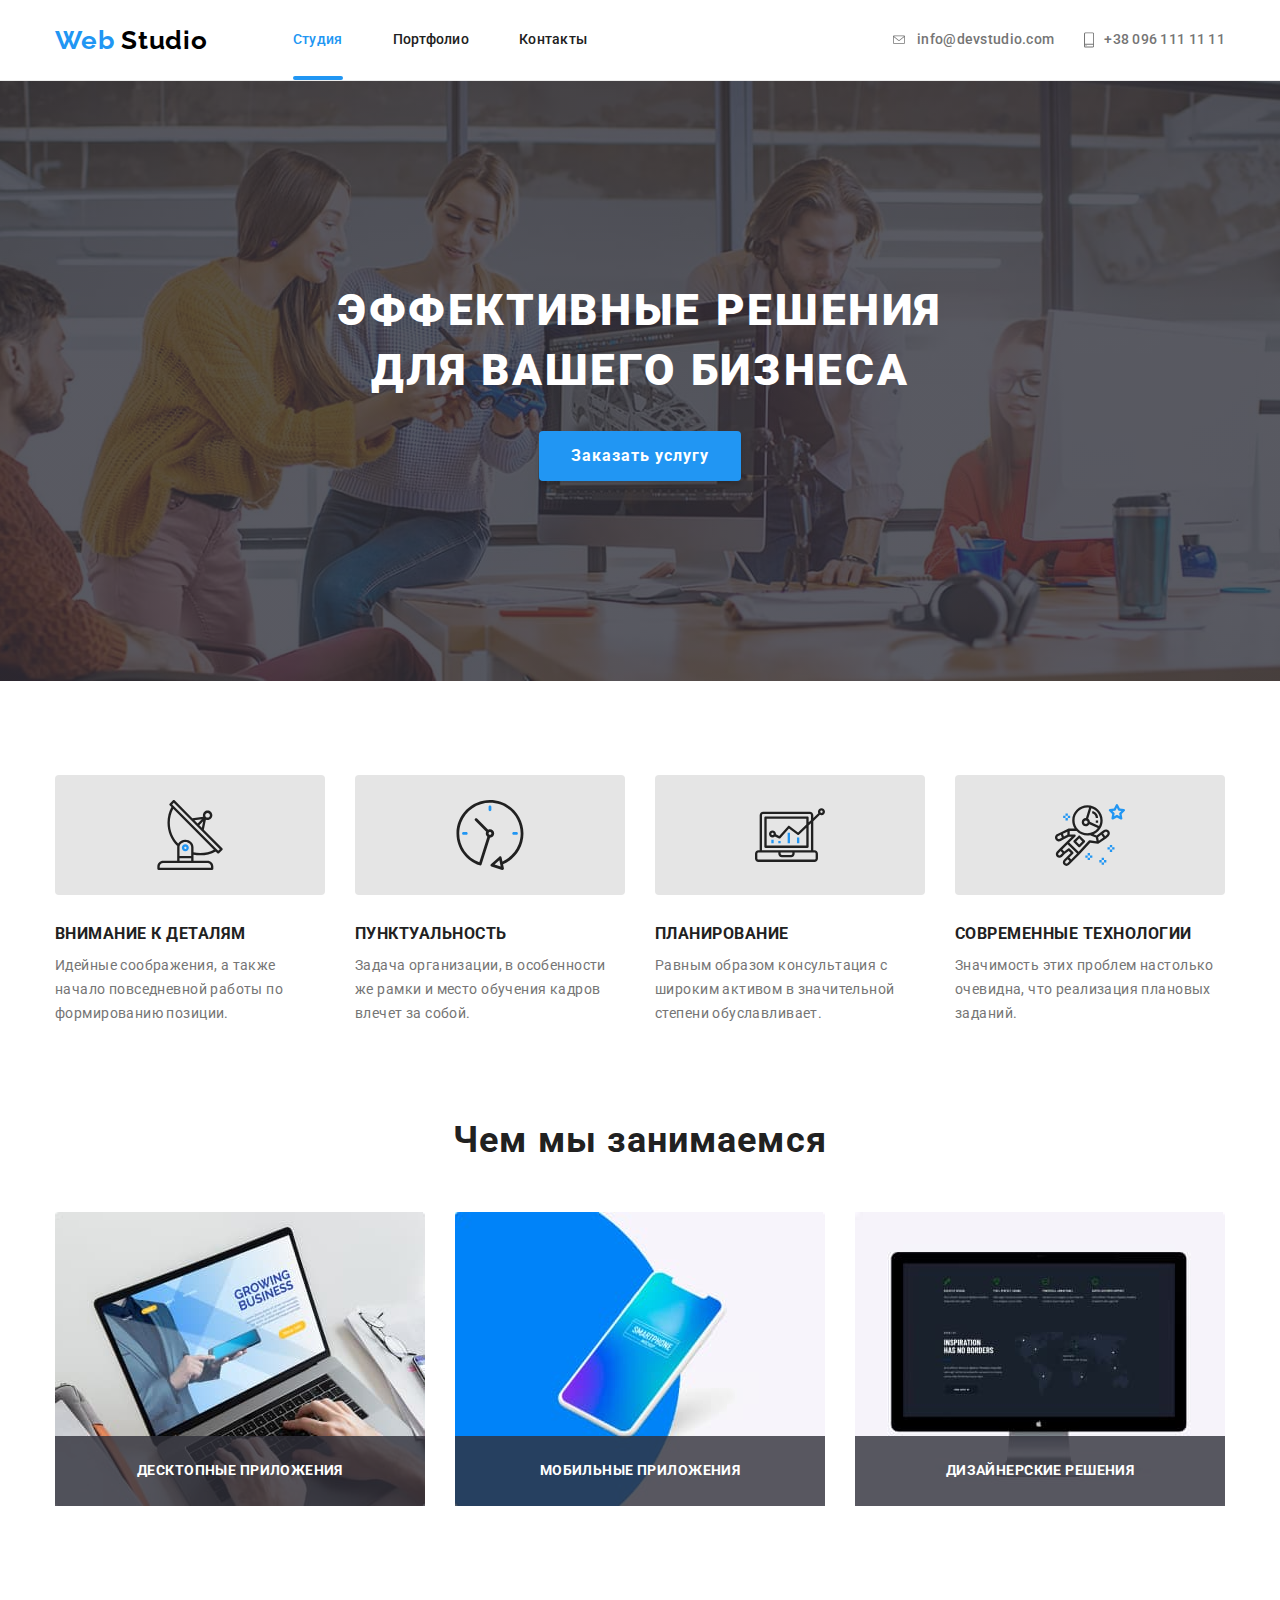
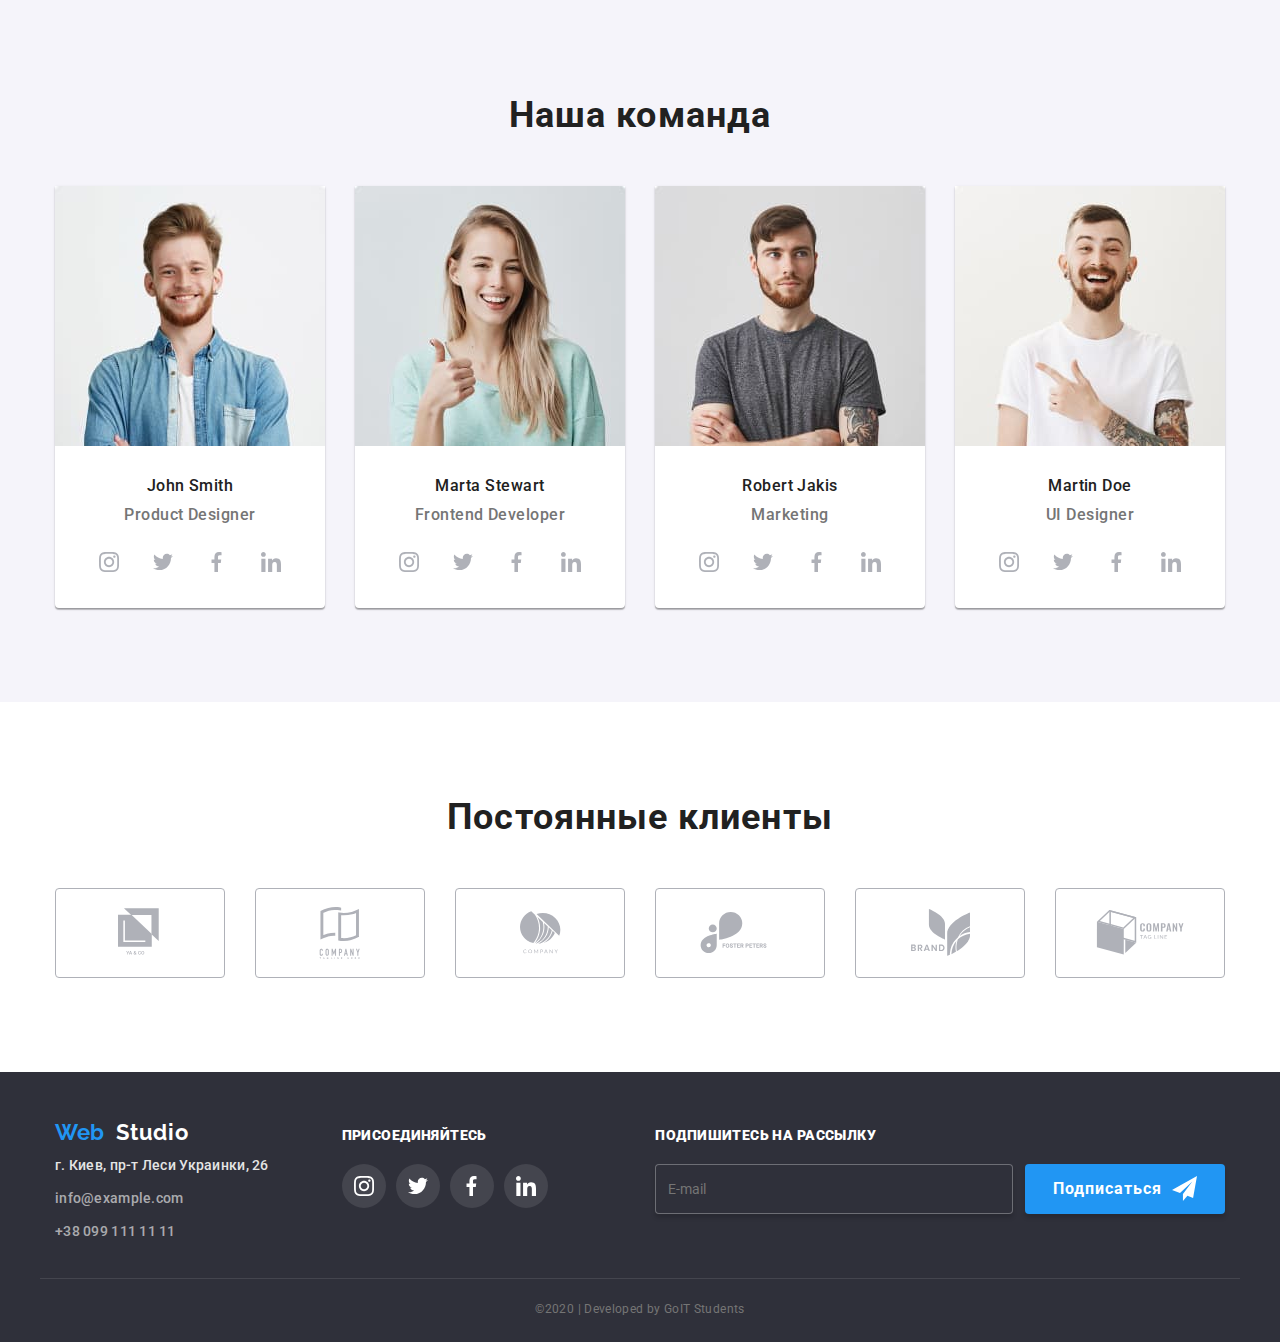
<file: index.html>
<!DOCTYPE html>
<html lang="en-ru">
<head>
  <meta charset="UTF-8">
  <meta http-equiv="X-UA-Compatible" content="IE=Edge">
  <meta name="viewport" content="width=device-width, initial-scale=1.0">  
  <title>Web studio</title>
  <link href="https://fonts.googleapis.com/css2?family=Raleway:wght@700&family=Roboto:wght@400;500;700;900&display=swap" rel="stylesheet">
  <link rel="stylesheet" href="https://cdnjs.cloudflare.com/ajax/libs/modern-normalize/0.6.0/modern-normalize.min.css">
  <link rel="stylesheet" href="./css/style.css">
</head>
<body>
<!-- хедер -->
  <header class="header">
<!-- навигация со ссылками по сайту -->
    <nav class="nav-header container">
      <a href="index.html" class="link-logo"><span class="logo">Web </span>
          <span class="logo-studio">Studio</span>
      </a>
      <ul class="list-header list">
        <li class="item">
          <a href="index.html" class="link current-page">Студия</a>
        </li>
        <li class="item">
          <a href="portfolio.html" class="link">Портфолио</a>
        </li>
        <li class="item">
          <a href="" class="link ">Контакты</a>
        </li>
      </ul>     
<!-- контакты -->
    <!-- <div class="container"> -->
      <address class="address-header "> 
        <ul class="list-address list">
          <!-- електроннaя почтa -->
          <li class="item">
            <a href="mailto:info@devstudio.com" class="link mail">
              <svg class="icon mailHeader">
                <use href="./images/sprite.svg#icon-mailHeader"></use>
              </svg>
              info@devstudio.com
            </a> 
          </li>
          <!-- телефон -->
          <li class="item">
            <a href="tel:+38 096 111 11 11" class="link tel">
              <svg class="icon telHeader">
                <use href="./images/sprite.svg#icon-smartphoneHeader"></use>
              </svg>
              +38 096 111 11 11
            </a>
          </li>
        </ul>
      </address>    
      <!-- </div> -->
     </nav>
  </header>
<!-- главный контент -->
  <main>
    <section class="section hero">
    <!-- главная картинка с текстом и ссылкой -->   
    <div class="hero-img ">  
      <h1 class="section-title">эффективные решения<br>
         для вашего бизнеса</h1>     
    <button data-modal-open href="" class="link hero-link">Заказать услугу</button>
    <!-- модальное окно -->
      <div  data-modal class="backdrop is-hidden" >
        <div class="modal" >
          <b class="modal-name">Оставьте свои данные, мы вам перезвоним</b>
            <button class="modal-close" data-modal-close href="" aria-label="закрыть модальное окно">
              <svg class="icon">
                <use href="./images/sprite.svg#icon-Close"></use>
              </svg>
            </button>
          <form class="form">
            <label class="form-field">
              <input type="text" id="name" name="name" required class="form-input" placeholder=" "> 
              <span class="form-label">Имя</span> 
              <span class="icon-form">
                <svg class="icon">
                  <use href="./images/sprite.svg#icon-name"></use>
                </svg>
            </span>             
            </label>

            <label class="form-field">
              <input type="tel" id="phone" name="phone" required class="form-input" placeholder=" ">
              <span for="phone" class="form-label">Телефон</span>  
              <span class="icon-form">
                <svg class="icon">
                  <use href="./images/sprite.svg#icon-Telefon"></use>
                </svg>
            </span>
            </span>                
            </label>

            <label class="form-field">
              <input type="email" id="email" name="email" autocomplete="on" required class="form-input" placeholder=" ">
              <span class="form-label">Почта</span> 
              <span class="icon-form">
                <svg class="icon">
                  <use href="./images/sprite.svg#icon-mail-form"></use>
                </svg>
              </span>             
            </label>
            
            <div class="form-field">              
              <textarea class="coment" name="coment" cols="30" rows="10" placeholder=" "></textarea>
              <label class="form-coment">Комментарий</label>
            </div>

            <div class="form-field">
              <label class="form-checkbox">
                <input type="checkbox" name="accept" class="custom-check">
                  <span  class="checkbox-label">Соглашаюсь с рассылкой и принимаю &nbsp <a href="" class="form-accept"> Условия договора</a>
                  </span>
              </label>             
            </div>
            
            <button type="submit" class="submit">
              <span class="send">Отправить</span>
            </button>
            
          </form>
        </div>
      </div>
    </div>
    </section>
<!-- секция Features -->
    <section class="section ">
      <div class="container">
      <!-- <h2>Наши приемущества</h2> -->
        <ul class="list-features list">
          <li class="item">
            <!-- <img src="./images/antenna1.svg" alt="антена" class="features-img"> -->
            <div class="feature-icon">
              <svg class="icon-antena icon-bgc">
                <use href="./images/sprite.svg#icon-antenna1"></use>
              </svg>
            </div>
            <h3 class="title-features">Внимание к деталям</h3>
            <p class="text">Идейные соображения, а также начало повседневной работы по формированию позиции.</p>
          </li>
          <li class="item">
            <div class="feature-icon">
              <svg class="icon-antena ">
                <use href="./images/sprite.svg#icon-clock1"></use>
              </svg>
            </div>
            <h3 class="title-features">Пунктуальность</h3>
            <p class="text">Задача организации, в особенности же рамки и место обучения кадров влечет за собой.</p>
          </li>
          <li class="item">
            <div class="feature-icon">
              <svg class="icon-antena">
                <use href="./images/sprite.svg#icon-Vector"></use>
              </svg>
            </div>
            <h3 class="title-features">Планирование</h3>
            <p class="text">Равным образом консультация с широким активом в значительной степени обуславливает.</p>
          </li>
          <li class="item">
            <div class="feature-icon">
              <svg class="icon-antena">
                <use href="./images/sprite.svg#icon-astronaut1"></use>
              </svg>
            </div>
            <h3 class="title-features">Современные технологии</h3>
            <p class="text">Значимость этих проблем настолько очевидна, что реализация плановых заданий.</p>
          </li>
        </ul>
      </div>
    </section> 
<!-- секция чем мы занимаемся -->
    <section class="section">
      <div class="container">
        <h2 class="section-title">Чем мы занимаемся</h2>
      <ul class="list-present list">
        <li class="item">
          <div class="container-present">
            <a href="" class="link">
              <img src="./images/desctopApp.jpg" alt="desctopApp" >
              <h3 class="title-present">Десктопные приложения</h3>
            </a>
          </div>
        </li>
        <li class="item">
          <div class="container-present">
            <a href="" class="link">
              <img src="./images/mobileApp.jpg" alt="mobileApp" >
              <h3 class="title-present">Мобильные приложения</h3>
            </a>
          </div>
        </li>
        <li class="item">
          <div class="container-present">
            <a href="" class="link">
              <img src="./images/desigionApp.jpg" alt="desigionApp">
              <h3 class="title-present">Дизайнерские решения</h3>
            </a>
          </div>
        </li>
      </ul>
      </div>
    </section>
    <!-- секция Наша команда -->
    <section class="section bgc-team ">
      <div class="container">
        <h2 class="section-title section-padding">Наша команда</h2>
      <!-- Таблица карточек команды -->
      <ul class="list-team list">
        <li class="item">
          <a href="" class="link">
            <img src="./images/JohnSmith.jpg" alt="John Smith" class="team-img">
            <h3 class="title-team">John Smith</h3>
            <p class="text">Product Designer</p>
          </a>
          <!-- подтаблица социальных сетей -->
          <ul class="list-social list">
            <li class="item">
              <a href="" aria-label="Ссылка на Instagram" class="link social-link">
                <svg class="icon-social">
                  <use href="./images/sprite.svg#icon-logoInsta"></use>
                </svg>
              </a>
            </li>
            <li class="item">
              <a href="" aria-label="Ссылка на Twitter" class="link social-link">
                <svg class="icon-social">
                  <use href="./images/sprite.svg#icon-logoTwitter"></use>
                </svg>
              </a>
            </li>
            <li class="item">
              <a href="" aria-label="Ссылка на Facebook" class="link social-link">
                <svg class="icon-social">
                  <use href="./images/sprite.svg#icon-logoFacebook"></use>
                </svg>
              </a>
            </li>
            <li class="item">
              <a href="" aria-label="Ссылка на LinkedIn" class="link social-link">
                <svg class="icon-social">
                  <use href="./images/sprite.svg#icon-logoLinkedin"></use>
                </svg>
              </a>
            </li>
          </ul>

        <li class="item ">
          <a href="" class="link">          
            <img src="./images/MartaStewart.jpg" alt="Marta Stewart" class="team-img">
            <h3 class="title-team">Marta Stewart</h3>
            <p class="text">Frontend Developer</p>
          </a>  
            <!-- подтаблица социальных сетей -->
            <ul class="list-social list">
              <li class="item">
                <a href="" aria-label="Ссылка на Instagram" class="link social-link">
                  <svg class="icon-social">
                    <use href="./images/sprite.svg#icon-logoInsta"></use>
                  </svg>
                </a>
              </li>
              <li class="item">
                <a href="" aria-label="Ссылка на Twitter" class="link social-link">
                  <svg class="icon-social">
                    <use href="./images/sprite.svg#icon-logoTwitter"></use>
                  </svg>
                </a>
              </li>
              <li class="item">
                <a href="" aria-label="Ссылка на Facebook" class="link social-link">
                  <svg class="icon-social">
                    <use href="./images/sprite.svg#icon-logoFacebook"></use>
                  </svg>
                </a>
              </li>
              <li class="item">
                <a href="" aria-label="Ссылка на LinkedIn" class="link social-link">
                  <svg class="icon-social">
                    <use href="./images/sprite.svg#icon-logoLinkedin"></use>
                  </svg>
                </a>
              </li>
            </ul>

          <li  class="item">
            <a href="" class="link">
              <div class="foto-team">
                <img src="./images/RobertJakix.jpg" alt="Robert Jakis" class="team-img">
            </div>
              <h3 class="title-team">Robert Jakis</h3>
              <p class="text">Marketing</p>
            </a>
              <!-- подтаблица социальных сетей -->
              <ul class="list-social list">
                <li class="item">
                  <a href="" aria-label="Ссылка на Instagram" class="link social-link">
                    <svg class="icon-social">
                      <use href="./images/sprite.svg#icon-logoInsta"></use>
                    </svg>
                  </a>
                </li>
                <li class="item">
                  <a href="" aria-label="Ссылка на Twitter" class="link social-link">
                    <svg class="icon-social">
                      <use href="./images/sprite.svg#icon-logoTwitter"></use>
                    </svg>
                  </a>
                </li>
                <li class="item">
                  <a href="" aria-label="Ссылка на Facebook" class="link social-link">
                    <svg class="icon-social">
                      <use href="./images/sprite.svg#icon-logoFacebook"></use>
                    </svg>
                  </a>
                </li>
                <li class="item">
                  <a href="" aria-label="Ссылка на LinkedIn" class="link social-link">
                    <svg class="icon-social">
                      <use href="./images/sprite.svg#icon-logoLinkedin"></use>
                    </svg>
                  </a>
                </li>
              </ul>

            <li  class="item ">
              <a href="" class="link">
                <img src="./images/MartinDoe.jpg" alt="Martin Doe" class="team-img">
                <h3 class="title-team">Martin Doe</h3>
                <p class="text">UI Designer</p>
              </a>
              <!-- подтаблица социальных сетей -->
              <ul class="list-social list">
                <li class="item">
                  <a href="" aria-label="Ссылка на Instagram" class="link social-link">
                    <svg class="icon-social">
                      <use href="./images/sprite.svg#icon-logoInsta"></use>
                    </svg>
                  </a>
                </li>
                <li class="item">
                  <a href="" aria-label="Ссылка на Twitter" class="link social-link">
                    <svg class="icon-social">
                      <use href="./images/sprite.svg#icon-logoTwitter"></use>
                    </svg>
                  </a>
                </li>
                <li class="item">
                  <a href="" aria-label="Ссылка на Facebook" class="link social-link">
                    <svg class="icon-social">
                      <use href="./images/sprite.svg#icon-logoFacebook"></use>
                    </svg>
                  </a>
                </li>
                <li class="item">
                  <a href="" aria-label="Ссылка на LinkedIn" class="link social-link">
                    <svg class="icon-social">
                      <use href="./images/sprite.svg#icon-logoLinkedin"></use>
                    </svg>
                  </a>
                </li>
              </ul>
      </div>
    </section>
    <!-- Секция постоянные клиенты -->
    <section class="section client">
      <div class="container">
        <h2 class="section-title section-padding">Постоянные клиенты</h2>
      <ul class="list-client list">
        <li class="item">
          <a href="" class="link client-logo ">
            <svg class="icon-client yaco">
              <use href="./images/sprite.svg#icon-yaco"></use>
            </svg>
          </a>
        </li>
        <li class="item">
          <a href="" class="link client-logo ">
            <svg class="icon-client companyTagLineHere">
              <use href="./images/sprite.svg#icon-companyTagLineHere"></use>
            </svg>
          </a>
        </li>
        <li class="item">
          <a href="" class="link client-logo">
            <svg class="icon-client company">
              <use href="./images/sprite.svg#icon-company"></use>
            </svg>
          </a>
        </li>
        <li class="item">
          <a href="" class="link client-logo">
            <svg class="icon-client fosterPeters">
              <use href="./images/sprite.svg#icon-fosterPeters"></use>
            </svg>
          </a>
        </li>
        <li class="item">
          <a href="" class="link client-logo">
            <svg class="icon-client brand">
              <use href="./images/sprite.svg#icon-brand"></use>
            </svg>
          </a>
        </li>
        <li class="item">
          <a href="" class="link client-logo">
            <svg class="icon-client companyTagLine">
              <use href="./images/sprite.svg#icon-companyTagLine"></use>
            </svg>
          </a>
        </li>
      </ul>
      </div>
    </section>
  </main> 
  <!-- footer -->
  <footer class="footer">
    <div class="container">     
    <!-- footer контакты -->        
      <div class="section-address">       
        <address class="footer-address">
          <ul class="address-list">
            <li class="item"> 
              <a href="index.html" class="link-logo"><span class="logo">Web </span>
                <span class="logo-studio">&nbsp Studio</span>
              </a>
            </li>
            <li class="item text">
              <a href="" class="link">г. Киев, пр-т Леси Украинки, 26</a>
            </li>
            <li class="item">
              <a href="mailto:info@example.com" class="link">info@example.com</a>
            </li>
            <li class="item"> <a href="tel:+38 099 111 11 11" class="link">+38 099 111 11 11</a></li>
          </ul>        
        </address>        
      </div>
    <!-- footer социальные сети -->
      <div class="section-join">
        <b class="cosial-subscribe">присоединяйтесь</b>
        <ul class="list-subscribe list">
          <li>
            <a href="" aria-label="Ссылка на Instagram" class="link footer-social">
              <svg class="icon-footer">
                <use href="./images/sprite.svg#icon-logoInsta"></use>
              </svg>
            </a>
          </li>
          <li>
            <a href="" aria-label="Ссылка на Twitter" class="link footer-social">
              <svg class="icon-footer">
                <use href="./images/sprite.svg#icon-logoTwitter"></use>
              </svg>
            </a>
          </li>
          <li>
            <a href="" aria-label="Ссылка на Facebook" class="link footer-social">
              <svg class="icon-footer">
                <use href="./images/sprite.svg#icon-logoFacebook"></use>
              </svg>
            </a>
          </li>
          <li>
            <a href="" aria-label="Ссылка на LinkedIn" class="link footer-social">
              <svg class="icon-footer">
                <use href="./images/sprite.svg#icon-logoLinkedin"></use>
              </svg>
            </a>
          </li>
        </ul>
      </div>
      <!-- footer подписка -->
      <div class="section-news">
        <b class="cosial-subscribe">Подпишитесь на рассылку</b>   
        <div class="form-wraper">
          <form  class="list-news">          
            <label class="form-field-footer">
              <input type="text" id="name" name="name" class="email" placeholder="E-mail "> 
              <!-- <span class="form-label-footer">E-mail</span>  -->                   
            </label> 
        </form>
        <button class="link icon-plane">        
          Подписаться
          <svg class="icon-news">
            <use href="./images/sprite.svg#icon-iconsend"></use>
          </svg>        
        </button> 
        <!-- <ul class="list-news">
          <li>
            <input type="text" value="E-mail" class="email">
          </li>
          <li>           
            <a href="" class="link icon-plane">        
              Подписаться
              <svg class="icon-news">
                <use href="./images/sprite.svg#icon-iconsend"></use>
              </svg>        
            </a>            
          </li>
        </ul>         -->
        </div>        
      </div> 
   </div>
       <!-- border-footer  --> 
    <!-- copywriting -->
    <div class="copywriting">
      <p class="container">&copy;2020 | Developed by GoIT Students </p>
    </div> 
  </footer>
  <script src="./js/modal.js"></script>
</body>
</html>
</file>
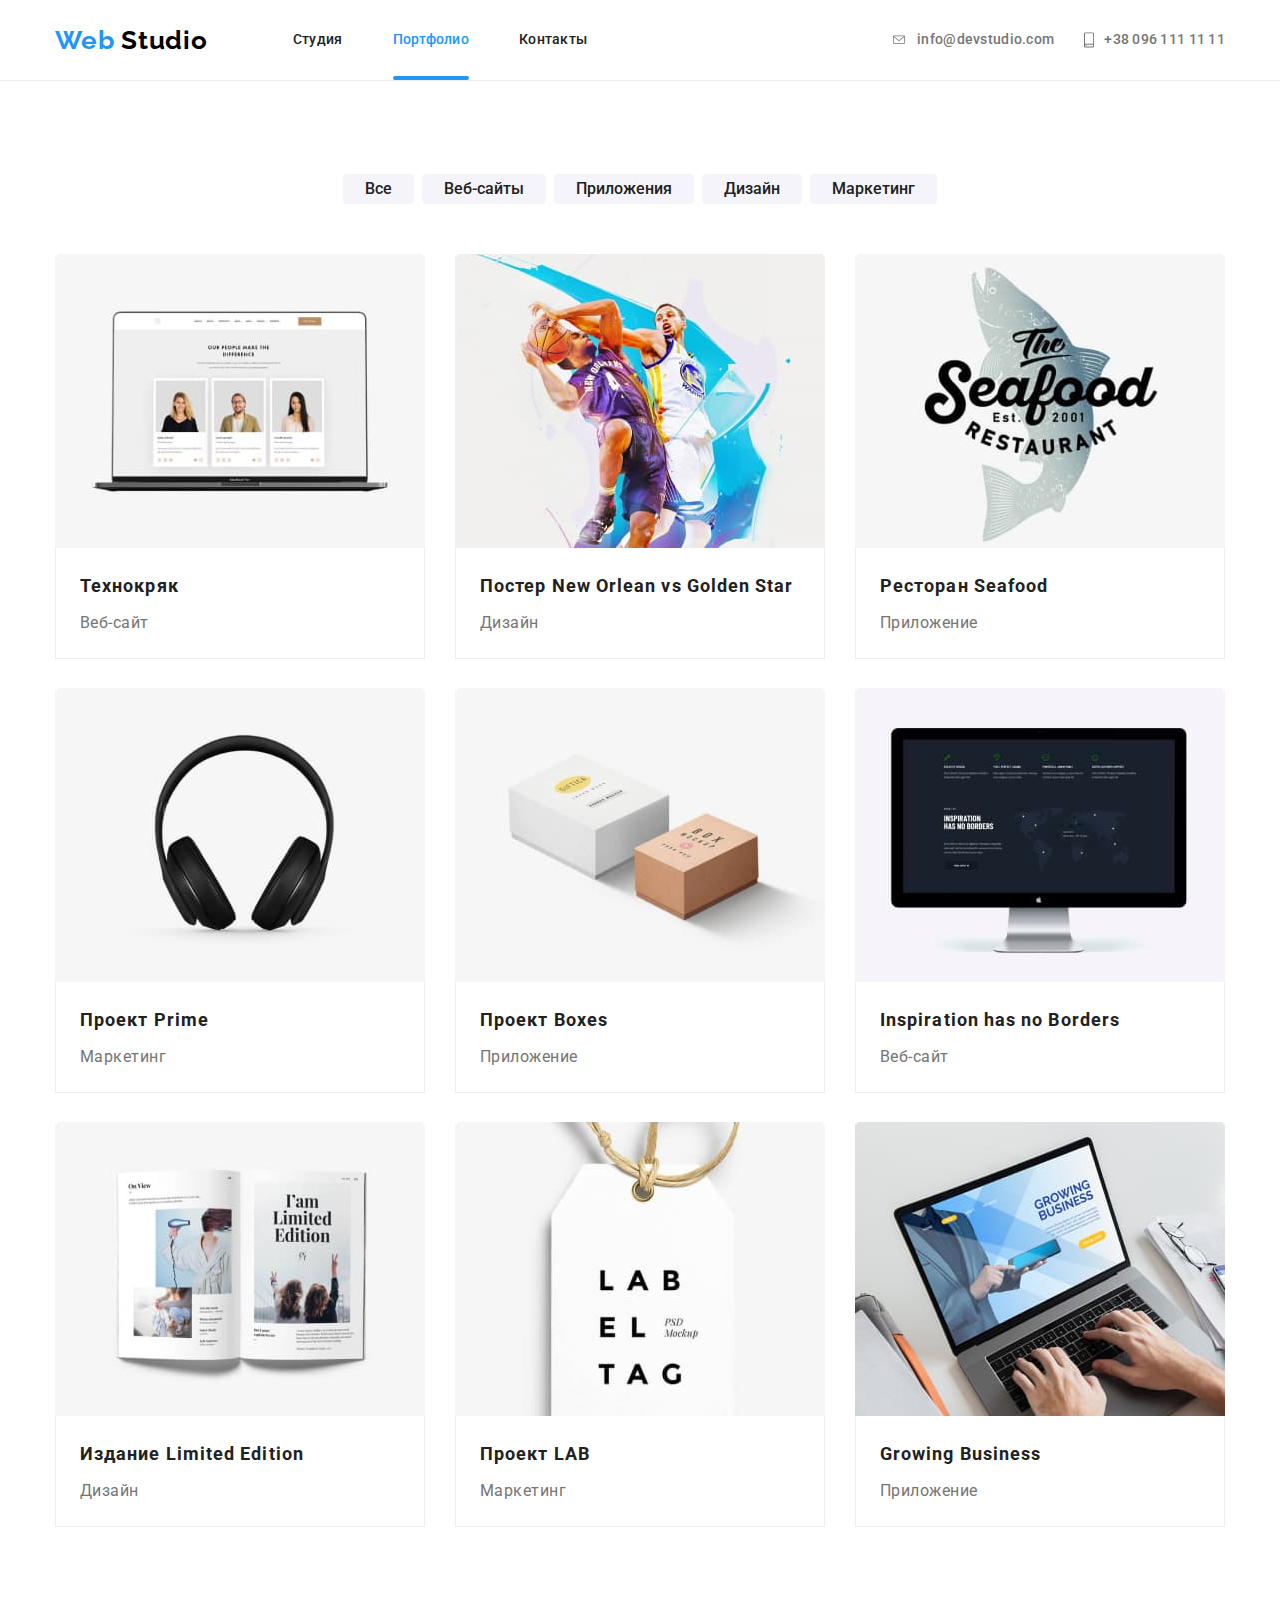
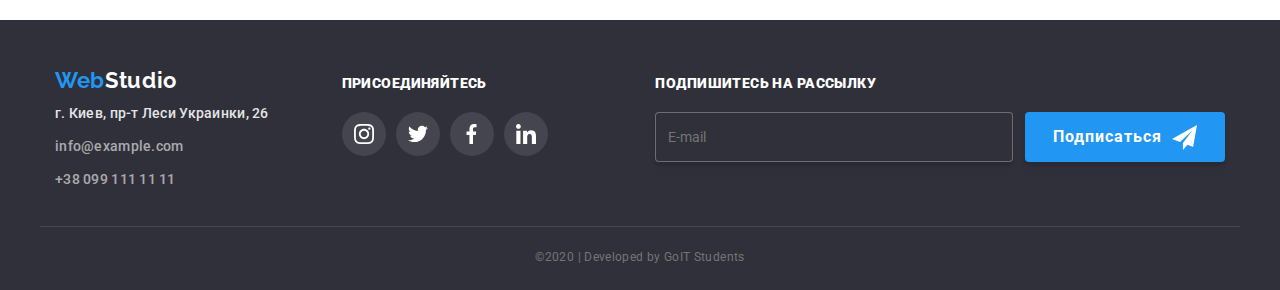
<file: portfolio.html>
<!DOCTYPE html>
<html lang="en">
<head>
  <meta charset="UTF-8">
  <meta name="viewport" content="width=device-width, initial-scale=1.0">
  <title>Portfolio</title>
  <link href="https://fonts.googleapis.com/css2?family=Raleway:wght@700&family=Roboto:wght@400;500;700;900&display=swap" rel="stylesheet">
  <link rel="stylesheet" href="https://cdnjs.cloudflare.com/ajax/libs/modern-normalize/0.6.0/modern-normalize.min.css">
  <link rel="stylesheet" href="./css/style.css">
</head>
<body>
  <!-- хедер -->
  <header class="header">
    <!-- навигация со ссылками по сайту -->
        <nav class="nav-header container">
          <a href="index.html" class="link-logo"><span class="logo">Web </span>
            <span class="logo-studio">Studio</span>
         </a>
          <ul class="list-header list">
            <li class="item">
              <a href="index.html" class="link">Студия</a>
            </li>
            <li class="item">
              <a href="portfolio.html" class="current-page link ">Портфолио</a>
            </li>
            <li class="item">
              <a href="" class="link">Контакты</a>
            </li>
          </ul>
    <!-- контакты -->
    <address class="address-header "> 
      <ul class="list-address list">
        <!-- електроннaя почтa -->
        <li class="item">
          <a href="mailto:info@devstudio.com" class="link mail">
            <!-- <img src="./images/mailHeader.svg" alt="email"> -->
            <svg class="icon mailHeader">
              <use href="./images/sprite.svg#icon-mailHeader"></use>
            </svg>
            info@devstudio.com
          </a> 
        </li>
        <!-- телефон -->
        <li class="item">
          <a href="tel:+38 096 111 11 11" class="link tel">
            <!-- <img src="./images/smartphoneHeader.svg" alt="email"> -->
            <svg class="icon telHeader">
              <use href="./images/sprite.svg#icon-smartphoneHeader"></use>
            </svg>
            +38 096 111 11 11
          </a>
        </li>
      </ul>
    </address>    
        </nav>
      </header>
      <!-- Main -->
      <main>
        <!-- Фильтр (спиксок кнопок) -->
        <div class="container section">
          <div class="button">
            <ul class="list-button list">
              <li class="item"><button class="filter">Все</button></li>
              <li class="item"><button class="filter">Веб-сайты</button></li>
              <li class="item"> <button class="filter">Приложения</button></li>
              <li class="item"><button class="filter">Дизайн</button></li>
              <li class="item"><button class="filter">Маркетинг</button></li>
            </ul>
          </div>
          <div class="container-gallery">            
            <!-- Галерея карточек -->
            <ul class="list-gallery list">
              <li class="gallery-item">
                <a href="" class="link card-active">
                  <div class="gallery-img">
                    <img src="./images/img.jpg" alt="hoverOverlay">
                    <div class="gallery-text">
                      <p class="text">
                        Технокряк это современная площадка распространения коронавируса. 
                        Компании используют эту платформу для цифрового шпионажа и атак 
                        на защищённые сервера конкурентов.
                      </p>
                    </div>
                  </div>
                  <div class="gallery-info">
                    <h2 class="title-galery">Технокряк</h2>
                    <p class="text-galery">Веб-сайт</p>
                  </div>                  
                </a>
              </li>
              <li class="gallery-item">
                <a href="" class="link card-active">
                  <div class="gallery-img">
                    <img src="./images/newOrlean.jpg" alt="Постер New Orlean vs Golden Star">
                    <div class="gallery-text">
                      <p class="text">
                        Технокряк это современная площадка распространения коронавируса. 
                        Компании используют эту платформу для цифрового шпионажа и атак 
                        на защищённые сервера конкурентов.
                      </p>
                    </div>
                  </div>
                  <div class="gallery-info">
                    <h2 class="title-galery">Постер New Orlean vs Golden Star</h2>
                    <p class="text-galery">Дизайн</p>
                  </div>
                </a>
              </li>
              <li class="gallery-item">
                <a href="" class="link card-active">
                  <div class="gallery-img">
                    <img src="./images/seafood.jpg" alt="Ресторан Seafood">
                    <div class="gallery-text">
                      <p class="text">
                        Технокряк это современная площадка распространения коронавируса. 
                        Компании используют эту платформу для цифрового шпионажа и атак 
                        на защищённые сервера конкурентов.
                      </p>
                    </div>
                  </div>
                  <div class="gallery-info">                 
                    <h2 class="title-galery">Ресторан Seafood</h2>
                    <p class="text-galery">Приложение</p>
                  </div>
                </a>
              </li>
              <li class="gallery-item">
                <a href="" class="link card-active">
                  <div class="gallery-img">
                    <img src="./images/Prime.jpg" alt="Проект Prime">
                    <div class="gallery-text">
                      <p class="text">
                        Технокряк это современная площадка распространения коронавируса. 
                        Компании используют эту платформу для цифрового шпионажа и атак 
                        на защищённые сервера конкурентов.
                      </p>
                    </div>
                  </div>                  
                  <div class="gallery-info">
                    <h2 class="title-galery">Проект Prime</h2>
                    <p class="text-galery">Маркетинг</p>
                  </div>
                </a>
              </li>
              <li class="gallery-item">
                <a href="" class="link card-active">
                  <div class="gallery-img">
                    <img src="./images/Boxes.jpg" alt="Проект Boxes">
                    <div class="gallery-text">
                      <p class="text">
                        Технокряк это современная площадка распространения коронавируса. 
                        Компании используют эту платформу для цифрового шпионажа и атак 
                        на защищённые сервера конкурентов.
                      </p>
                    </div>
                  </div>
                  <div class="gallery-info">
                    <h2 class="title-galery">Проект Boxes</h2>
                    <p class="text-galery">Приложение</p>
                  </div>
                </a>
              </li>
              <li class="gallery-item">
                <a href="" class="link card-active">
                  <div class="gallery-img">
                    <img src="./images/Borders.jpg" alt="Inspiration has no Borders">
                    <div class="gallery-text">
                      <p class="text">
                        Технокряк это современная площадка распространения коронавируса. 
                        Компании используют эту платформу для цифрового шпионажа и атак 
                        на защищённые сервера конкурентов.
                      </p>
                    </div>
                  </div>
                  <div class="gallery-info">
                    <h2 class="title-galery">Inspiration has no Borders</h2>
                    <p class="text-galery">Веб-сайт</p>
                  </div>
                </a>
              </li>
              <li class="gallery-item">
                <a href="" class="link card-active">
                  <div class="gallery-img">
                    <img src="./images/LimitedEdition.jpg" alt="Издание Limited Edition">
                    <div class="gallery-text">
                      <p class="text">
                        Технокряк это современная площадка распространения коронавируса. 
                        Компании используют эту платформу для цифрового шпионажа и атак 
                        на защищённые сервера конкурентов.
                      </p>
                    </div>
                  </div>
                  <div class="gallery-info">
                    <h2 class="title-galery">Издание Limited Edition</h2>
                    <p class="text-galery">Дизайн</p>
                  </div>
                </a>
              </li>
              <li class="gallery-item">
                <a href="" class="link card-active">
                  <div class="gallery-img">
                    <img src="./images/LAB.jpg" alt="Проект LAB">
                    <div class="gallery-text">
                      <p class="text">
                        Технокряк это современная площадка распространения коронавируса. 
                        Компании используют эту платформу для цифрового шпионажа и атак 
                        на защищённые сервера конкурентов.
                      </p>
                    </div>
                  </div>
                  <div class="gallery-info">
                    <h2 class="title-galery">Проект LAB</h2>
                    <p class="text-galery">Маркетинг</p>
                  </div>
                </a>
              </li>
              <li class="gallery-item">
                <a href="" class="link card-active">
                  <div class="gallery-img">
                    <img src="./images/GrowingBusiness.jpg" alt="Growing Business">
                    <div class="gallery-text">
                      <p class="text">
                        Технокряк это современная площадка распространения коронавируса. 
                        Компании используют эту платформу для цифрового шпионажа и атак 
                        на защищённые сервера конкурентов.
                      </p>
                    </div>
                  </div>
                  <div class="gallery-info">
                    <h2 class="title-galery">Growing Business</h2>
                    <p class="text-galery">Приложение</p>
                  </div>
                </a>
              </li>
            </ul>
          </div>          
        </div>
      </main>
      <!-- footer -->
      <footer class="footer">
        <div class="container">     
        <!-- footer контакты -->        
        <div class="section-address">       
          <address class="footer-address">
            <ul class="address-list">
              <li class="item"> 
                <a href="index.html" class="link-logo"><span class="logo">Web </span>
                  <span class="logo-studio"> Studio</span>
                </a>
              </li>
              <li class="item text">
                <a href="" class="link">г. Киев, пр-т Леси Украинки, 26</a>
              </li>
              <li class="item">
                <a href="mailto:info@example.com" class="link">info@example.com</a>
              </li>
              <li class="item"> <a href="tel:+38 099 111 11 11" class="link">+38 099 111 11 11</a></li>
            </ul>        
          </address>        
        </div>
        <!-- footer социальные сети -->
          <div class="section-join">
            <b class="cosial-subscribe">присоединяйтесь</b>
            <ul class="list-subscribe list">
              <li>
                <a href="" aria-label="Ссылка на Instagram" class="link footer-social">
                  <svg class="icon-footer">
                    <use href="./images/sprite.svg#icon-logoInsta"></use>
                  </svg>
                </a>
              </li>
              <li>
                <a href="" aria-label="Ссылка на Twitter" class="link footer-social">
                  <svg class="icon-footer">
                    <use href="./images/sprite.svg#icon-logoTwitter"></use>
                  </svg>
                </a>
              </li>
              <li>
                <a href="" aria-label="Ссылка на Facebook" class="link footer-social">
                  <svg class="icon-footer">
                    <use href="./images/sprite.svg#icon-logoFacebook"></use>
                  </svg>
                </a>
              </li>
              <li>
                <a href="" aria-label="Ссылка на LinkedIn" class="link footer-social">
                  <svg class="icon-footer">
                    <use href="./images/sprite.svg#icon-logoLinkedin"></use>
                  </svg>
                </a>
              </li>
            </ul>
          </div>
          <!-- footer подписка -->
          <div class="section-news">
            <b class="cosial-subscribe">Подпишитесь на рассылку</b>   
            <form  class="list-news">              
                <label class="form-field-footer">
                  <input type="text" id="name" name="name" class="email" placeholder="E-mail "> 
                  <!-- <span class="form-label-footer">E-mail</span>  -->
                  <a href="" class="link icon-plane">        
                    Подписаться
                    <svg class="icon-news">
                      <use href="./images/sprite.svg#icon-iconsend"></use>
                    </svg>        
                  </a>      
                </label>                          
            </form>
            <!-- <ul class="list-news">
              <li>
                <input type="text" value="E-mail" class="email">
              </li>
              <li>           
                <a href="" class="link icon-plane">        
                  Подписаться
                  <svg class="icon-news">
                    <use href="./images/sprite.svg#icon-iconsend"></use>
                  </svg>        
                </a>            
              </li>
            </ul>         -->
          </div> 
       </div>
           <!-- border-footer  --> 
        <!-- copywriting -->
        <div class="copywriting">
          <p class="container">&copy;2020 | Developed by GoIT Students </p>
        </div> 
      </footer>
    
</body>
</html>
</file>
<file: css/style.css>
/* цвет страницы БЕЛЫЙ - #FFFFFF 
  цвет ссылок и кнопок СИНИЙ - #2196F3
  Цвет заголовков ЧЕРНЫЙ  - #212121
  цвет ЛОГО ЧЁРНЫЙ - #000000
  цвет основного цвета СЕРЫЙ - #757575  
*/

:root {
  --body-color:#E5E5E5;
  --title-text-color: #212121;
  --accent-color: #2196F3;
  --logo-color-text: #000000;
  --text-color: #757575;
  --primary-text-color: #FFFFFF; 
  --footer-bgc: #2F303A;
  --footer-social:rgba(100%, 100%, 100%, 10%);
  --icon-color: #AFB1B8;
  --duration: 250ms;
  --timing:  cubic-bezier(0.4, 0, 0.2, 1);
}

body {
  background-color: var(--primary-text-color);
  color: var(--text-color);
  font-family: Roboto, sans-serif;  
  font-size: 14px;
}

img {
  display: block;
  max-width: 100%;
  height: auto;
}

button {
  font-family: inherit;
  border: 0;
  outline: 0;
}

a {
  color: inherit;
}

h1, h2, h3, h4, h5, h6{
  color: var(--title-text-color);  
}

/* ul styles */
ul {
  list-style: none;
  padding: 0;
  margin: 0;
}

/* setcion styles */
.section {  
  padding-bottom: 94px;
 
}
/* .section:last-child {
  margin-bottom: 0;
} */

/* header color */
.header {
  background-color:var(--primary-text-color);
  border-bottom: 1px solid #ECECEC;
}

/* link header logo */
.link-logo .logo {
  color: var(--accent-color);  
}



/* nav-header styles */
.list-header {
  display: flex;
  /* margin-right: 50px; */
  /* outline: 3px solid blueviolet; */
  align-items: center;
}

.list-header .item:not(:last-child) {
  /* justify-content: flex-start; */
  margin-right: 50px;   
}

/* list style */
/* .list {
  display: flex;
  justify-content: space-between;  
} */

.section-page {
  padding-top: 94px;
  padding-bottom: 94px;
}

/* link header logo */
.nav-header .logo-studio {
  color: var(--logo-color-text);
  margin-right: 85px;
}

/* link header logo */
.nav-header .link-logo {
  font-family: Raleway;
  font-weight: 700;
  font-size: 26px;
  line-height: 1.19;
  letter-spacing: 0.03em;
  text-decoration: none;
}

.nav-header {
  display: flex;
  align-items: center;
}

/* link list header */
.link {
  text-decoration: none;
  font-weight: 500;
  line-height: 1.14;
  letter-spacing: 0.02em;
  margin: 0;
}


/* link hover & link focus */
.link:hover,
.link:focus {
  color: var(--accent-color);
}
.list-header .item .current-page {
  position: relative;
  color: var(--accent-color);
}

.list-header .item .current-page::after {
  content: "";
  display: block;
  bottom: 0;
  left: 0;
  width: 100%;
  height: 4px;
  color: var(--accent-color);
  border-radius: 2px;
  position: absolute;
  background-color: var(--accent-color);
}

/* color for header link */
.list-header .link {
  color: var(--title-text-color);
  display: block;
  padding-top: 32px;
  padding-bottom: 32px;

  transition-property: color;
  transition-duration: var(--duration);
  transition-timing-function: var(--timing);
}

/* color style for address */ 
.address-header {
  display: flex;
  /* align-items: center; */

}

.list-address .link {
  display: flex;
  align-items: center;
  color: var(--text-color);
  padding-top: 32px;
  padding-bottom: 32px;
  
  transition-property: color;
  transition-duration: var(--duration);
  transition-timing-function: var(--timing);
}

.list-address {
  display: flex;
  font-style: normal;
  align-items: center;
  justify-content: center;
  /* outline: 3px solid aqua; */
  
}

/* .list-address.item {
  display: flex;
  text-align: center;
  justify-content: center;
} */

/* .mail::before {
  content: "";
  display: inline-flex;  
  width: 16px;
  height: 12px;
  margin-right: 10px;
  background-image: url(../images/mailHeader.svg);
  background-repeat: no-repeat;
 
}

.tel::before {
  content: "";
  display: inline-flex;
  width: 10px;
  height: 15px;
  margin-right: 10px;
  background-image: url(../images/smartphoneHeader.svg);
  background-repeat: no-repeat;
} */


.mailHeader {
  display: inline-flex;
  width: 16px;
  height: 12px;
  align-items: center;
  margin-right: 10px; 
  fill: currentColor;
}

.mailHeader:hover {
  color: var(--accent-color);
}

.telHeader {
  display: inline-flex;
  width: 10px;
  height: 16px;  
  margin-right: 10px;
  fill: currentColor
}

.list-address .item:not(:last-child) {
  margin-right: 30px;
}

.container .address-header {
  margin-left: auto;
  
}

.list-header .item:not(:last-child) {
  /* justify-content: flex-start; */
  margin-right: 50px;   
}

/* hover & focus header link */
.list-header .link:hover,
.list-header .link:focus,
.address-header .link:hover,
.address-header .link:focus,
.list-address .mail:hover,
.list-address .mail:focus {
  color: var(--accent-color);  
} 

/* styles for container */

.container {
  margin-left: auto;
  margin-right: auto;
  padding-left: 15px;
  padding-right: 15px;

  max-width: 1200px;
 /* text-align: center; */
}

/* hero section-title styles */
.hero .section-title {  
  color: var(--primary-text-color);  
  font-weight: 900;
  font-size: 44px;
  line-height: 1.36;
  text-align: center;
  letter-spacing: 0.06em;
  text-transform: uppercase;
  margin-top: 0;
  margin-bottom: 30px;
}

/* hero link style */
.hero .link {
  background-color: var(--accent-color);
  color: var(--primary-text-color);
  font-weight: 700;
  font-size: 16px;
  line-height: 1.87; 
  align-items: center;
  text-align: center;
  letter-spacing: 0.06em;
}

/* hero img */
.hero-img {
  text-align: center;
  background-color: #000000;
  /* background-image: rgba(47, 48, 58, 0.8); */
  background-image: linear-gradient(
     rgba(47, 48, 58, 0.8),
     rgba(47, 48, 58, 0.8)
     ),
     url(../images/HeaderImg75.jpg);  
  background-position: center;
  background-repeat: no-repeat;
  background-size: cover;
  max-width: 1600px;
  height: 600px;  
  padding-top: 94px;
  margin-left: auto;
  margin-right: auto;
  padding-top: 200px ;
}

/* hero-link style */
.hero-link {
  display: inline-block;
  padding: 10px 32px;
  
  outline: none;
  border: 0;
  border-radius: 4px;
  min-width: 200px;
  min-height: 50px;
  box-shadow: 0px 4px 4px rgba(0, 0, 0, 0.15);  

  transition: background-color var(--duration) var(--timing);
}

.hero-link:hover {
  background-color: var(--primary-text-color);
  color: var(--accent-color);
  outline: none;
  border: 0;
}

/* section-title styles */
.section-title {
  color: var(--title-text-color);
  font-weight: 700;
  font-size: 36px;
  line-height: 1.17;
  text-align: center;
  letter-spacing: 0.03em;
  padding: 0;
  margin: 0;
  margin-bottom: 50px;
}

.section-padding {
  padding-top: 94px;
}

/* title-features styles */

.feature-icon {
    display: flex;
    justify-content: center;
    align-items: center;
    background-color: #E5E5E5;
    margin-bottom: 30px;
    height: 120px;
    width: 270px;
    border-radius: 4px;
}

.icon-antena {
  width: 70px;
  height: 70px;
}

.title-features {
  font-weight: 700; 
  line-height: 1.14;
  letter-spacing: 0.03em;
  text-transform: uppercase;
  align-items: flex-start;

  padding: 0;
  margin: 0;
  margin-bottom: 10px;
}

.title-features > .text {
  line-height: 1.71;
  letter-spacing: 0.03em;
  margin: 0;
}

.list-features {
  display: flex;
}

.list-features .item:not(:last-child),
.list-present .item:not(:last-child),
.list-team .item:not(:last-child){
  margin-right: 30px;  
}

/* .list-features .item:last-child,
.list-present .item:last-child,
.list-team .item:last-child {
  margin-right: 0;
} */

.list-present {
  display: flex;
}
/* features-list style */
.features-img {
  background-color: #F5F4FA;
  padding: 25px 100px; 
  margin-bottom: 30px; 
} 

/* features text styles */
.list-features .text {
  line-height: 1.71;
  letter-spacing: 0.03em;
  margin: 0;
  text-align: left;
  /* margin-bottom: 94px; */
}
/* title present style */
.title-present {
  display: inline-flex;
  justify-content: center;
  align-items: center;
  position: absolute;
  bottom: 0;
  left: 0;
  width: 370px;
  height: 70px;
  background: rgba(47, 48, 58, 0.8);
  color: var(--primary-text-color);
 
  font-weight: 700;
  font-size: 14px;
  line-height: 1.14;
  font-style: normal;
  text-align: center;
  letter-spacing: 0.03em;
  text-transform: uppercase;
  margin: 0;  
  padding-top: 27px;
  padding-bottom: 27px;

  /* margin-bottom: 94px; */
}

/* list present style */
.list-present {
  display: flex;
}

.container-present {
  width: 370px;
  height: 294px;
  display: block;
  margin: 0;
  padding: 0;
  border: none;
  position: relative;
}

.container-present .link {
  width: 370px;
  height: 294px;
  display: block;
}

/* section Наша команда */
/* .team {
  background: #F5F4FA;
} */
/* team setcion style  */
.list-team .item {
  background-color: var(--primary-text-color);
  box-shadow: 0px 2px 1px rgba(0, 0, 0, 0.2), 
              0px 1px 1px rgba(0, 0, 0, 0.14), 
              0px 1px 3px rgba(0, 0, 0, 0.12);
  border-radius: 0px 0px 4px 4px;  
  
  /* width: 270px;
  height: 422px; */

}
/* title-team styles */

.title-team {  
  font-weight: 500;
  font-size: 16px;
  line-height: 1.19;
  text-align: center;
  letter-spacing: 0.03em;
  padding: 0;
  margin: 0;
  margin-bottom: 10px;
}
/* team img padding style */
.team-img {
  margin-bottom: 30px;
}

/* .icon-social:hover ,
.icon-social:focus  {
  fill: var(--primary-text-color);
} */

.social-link {
    display: flex;
    justify-content: center;
    align-items: center;
    width: 44px;
    height: 44px;
    border-radius: 50%;  
    fill: var(--icon-color); 

    transition-property: background-color, fill;
    transition-duration: var(--duration);
    transition-timing-function: var(--timing);
}

.icon-social {
  width: 20px;
  height: 20px;   
}

.social-link:hover ,
.social-link:focus { 
  background-color: var(--accent-color);
  fill: var(--primary-text-color);  
  
}

.list-social .item:hover {
  background-color: var(--accent-color);
  fill: var(--primary-text-color); 
}

/* list-team */
.list-team {
  display: flex;  
}

/* list-social */
.list-social   {  
  display: flex;
  align-items: center;
  justify-content: center;
  margin-bottom: 24px;  

}

.list-social .item { 
  border-radius: 50%;
  box-shadow: none;
}

.list-social .item:not(:last-child) {
  margin-right: 10px;
}

/* .list-social:hover,
.list-social:focus {
  fill: var(--primary-text-color);
  background-color: var(--accent-color);
 } */


/* team position styles*/
.list-team .text {
  color: var(--text-color);
  font-size: 16px;
  line-height: 1.19;
  text-align: center;
  letter-spacing: 0.03em;
  padding: 0;
  margin: 0;
  margin-bottom: 16px;
}
/* list client styles */ 
.list-client {
  display: flex;
  justify-content: space-between;
}

/* .list-client */

.list-client .item {  
  height: 90px;
  width: 170px;
     
  display: flex;
  justify-content: center;
  text-align: center;
  align-items: center;
}

.client-logo {
  display: flex;
  align-items: center;
  justify-content: center;
  width: 170px;
  height: 90px; 
  border: 1px solid #AFB1B8;
  border-radius: 4px;
  fill: var(--icon-color);
  transition: fill var(--duration) var(--timing), 
             border-color var(--duration) var(--timing);
}



.icon-client {
  width: 50px;
  height: 50px;  
}

.list-client .client-logo:hover,
.list-client .client-logo:focus  {
  fill: var(--accent-color);
  border-color:  var(--accent-color); 
  outline: none;
}

.yaco {
  width: 45px;
  height: 50px;
}
.companyTagLineHere {
 width: 50px;
 height: 52px;
}

.company {
  width: 41px;
  height: 43px;
}

.fosterPeters {
  width: 80px;
  height: 42px;
}

.brand {
  width: 59px;
  height: 47px;
}

.companyTagLine {
  width: 89px;
  height: 45px;
}

/* footer */
.footer {
  background-color: var(--footer-bgc);
}

.footer > .container {
  display: flex;
  justify-content: space-between;
  align-items: baseline;
  padding-top: 48px;
}

/* footer color logo */
.footer .logo-studio {
  color: var(--primary-text-color);
}

.section-address {
  padding-bottom: 25px;
  margin-right: 69px;
}


/* footer link logo  */
.footer .link-logo {
  display: flex; 

  font-family: Raleway;  
  font-weight: 700;
  font-size: 22px;
  line-height: 1.18;
  letter-spacing: 0.03em;
  
  padding-bottom: 8px;
  text-decoration: none;
}

/* footer address styles */
.footer-address {
  color: rgba(255, 255, 255, 0.6);
  font-weight: 400;
  font-style: normal;
  font-size: 14px;
  line-height: 1.71;
  letter-spacing: 0.03em;

  display: block; 
}

.address-list .text {
  font-weight: 400;  
  font-size: 14px;
  line-height: 1.71;
  letter-spacing: 0.03em;
  color: var(--body-color);
}

.address-list .item + .item {
  padding-bottom: 9px;
}

.address-list .link {
  transition-property: color;
  transition-duration: var(--duration);
  transition-timing-function: var(--timing);
}

.address-list .link:hover,
.address-list .link:focus {
  color: var(--accent-color);
}

.section-join {  
  padding-bottom: 56px;
  margin-right: 94px;
}

/* footer  */
.cosial-subscribe {
  color: var(--primary-text-color);

  font-weight: 900;
  font-size: 14px;
  line-height: 1.14;
  letter-spacing: 0.03em;
  text-transform: uppercase;  
  display: block;
  padding-bottom: 20px;
}

/* .section-news {  
  padding-bottom: 50px;
} */

/* footer social styles */
.list-subscribe .link {
  /* background-color: var(--footer-social);
  color: var(--primary-text-color);
  display: block;
  text-align: center; */
  border-radius: 50%;
}

.list-subscribe {
  display: flex;
}

.footer-social {
  display: flex;
  justify-content: center;
  align-items: center;
  width: 44px;
  height: 44px; 
  border-radius: 50%;
  background-color: rgba(255, 255, 255, 0.1);
  margin-right: 10px;  

  transition-property: background-color;
  transition-duration: var(--duration);
  transition-timing-function: var(--timing);
}

.icon-footer {
  display: flex;
  align-items: center;
  justify-content: center;  
  width: 20px;
  height: 20px;
  fill: var(--primary-text-color);
}

.footer-social:hover {
  background-color:var(--accent-color);
}


/* Подписка футер */
/* .list-news {
 margin-right: 10px;
} */
/* hover & focus cosial style */
.list-subscribe .link:focus,
.list-subscribe .link:hover {
  color: var(--accent-color);
}

.form-input-coment {
  margin: 0;
  padding-top: 12px;
  padding-bottom: 12px;
  padding-left: 42px;
  border: 1px solid rgba(33, 33, 33, 0.2);
  border-radius: 4px;
  transition: border var(--timing) var(--duration);
}

.form-field-footer {
  position: relative;
  display: flex;
  margin-bottom: 28px;  
}

.form-label-footer {
  position: absolute;
  top: 50%;
  left: 42px;
  transform: translateY(-50%);
  /* margin-bottom: 4px;     */
  transition: color var(--timing) var(--duration),
              transform var(--duration) var(--timing);

    /* margin: 0;
    padding-top: 12px;
    padding-bottom: 12px;
    padding-left: 42px;
    border: 1px solid rgba(33, 33, 33, 0.2);
    border-radius: 4px;
    transition: border var(--timing) var(--duration); */
}

.email {
  position: relative;
  color: var(--primary-text-color);
  width: 358px;
  height: 50px;
  background-color: var(--footer-bgc);
  border: 1px solid rgba(255, 255, 255, 0.3);
  box-shadow: 0px 4px 4px rgba(0, 0, 0, 0.15);
  border-radius: 4px;
  margin-right: 12px;
  padding: 12px;
  
}

/* .list-news .link {
  display: inline-flex;
  padding: 10px 29px;
  background-color: var(--accent-color);
  color: var(--primary-text-color);
  align-items: center;
  border-radius: 4px;

  transition: background-color var(--duration) var(--timing);
} */

.form-wraper {
  display: inline-flex;
  justify-content: center;
}

.icon-news {
  margin-left: 10px;
  width: 25px;
  height: 25px;
  justify-content: center;

  /* background-color: var(--accent-color); */
  fill: var(--primary-text-color);

  transition:background-color var(--duration) var(--timing)
             fill var(--duration) var(--timing);
}

.icon-plane:hover,
.icon-plane:focus {
  background-color: var(--primary-text-color);
  color: var(--accent-color);
  fill: var(--accent-color);
} 

.icon-plane:hover .icon-news,
.icon-plane:focus .icon-news  {
  /* background-color: var(--primary-text-color); */
  /* background-color:var(--primary-text-color); */
  /* color: var(--accent-color); */
  fill: var(--accent-color);
  outline: none;
}



/* .list-news:hover .icon-news {
  background-color: var(--primary-text-color);
  fill: var(--accent-color);
} */

.icon-plane{  
  display: inline-flex;
  align-items: center;
  justify-content: center;

  padding-top: 10px;
  padding-bottom: 10px;
  padding-left: 28px;
  padding-right: 28px;

  box-shadow: 0px 4px 4px rgba(0, 0, 0, 0.15);
  border-radius: 4px;
  background-color: var(--accent-color);
  color: var(--primary-text-color);
  max-width: 200px;
  max-height: 50px;
  font-style: normal;
  font-weight: 700;
  font-size: 16px;
  line-height: 1.87;
  letter-spacing: 0.06em;

  transition: background-color var(--duration) var(--timing);
}

/* copywriting style */
.copywriting .container  {
  font-weight: 400;
  font-size: 12px;
  line-height: 2;
  text-align: center;
  letter-spacing: 0.03em;
  padding-top: 18px;
  padding-bottom: 21px;
  margin-top: 0;
  margin-bottom: 0;
  border-top: 1px solid rgba(255, 255, 255, 0.1);  
}

              /* Porfolio page */

            

/* Container gallery */
.container-gallery {
  display: flex;
  flex-wrap: wrap;
}

/* button style */
  .list-button {
    color: var(--title-text-color);
    font-weight: 700;
    font-size: 16px;
    line-height: 1.62;
    text-align: center;
    letter-spacing: 0.03em;
    padding-top: 93px;
    padding-bottom: 50px;
    display: flex;
    justify-content: center;   
  }

  .list-button .item:not(:last-child) {
    margin-right: 8px;
  }

  button {
    font-weight: 500;
  }

  .filter {
    color: var(--title-text-color);
    background-color: #F5F4FA;
    padding-top: 6px;
    padding-bottom: 6px;
    padding-left: 22px;
    padding-right: 22px;
    border-radius: 4px;
    border: 0;

    transition: background-color var(--duration) var(--timing);
  }

  .list-button .filter:not(:last-child) {
    margin-right: 8px;
  }

  .filter:hover,
  .filter:focus {
    background-color: var(--accent-color);
    color: var(--primary-text-color);
  }

  /* galery item styles */
  
  
.gallery-item {
    display: block; 
    position: relative;
    width: calc((100% - 60px) / 3);
    height: 404px;
    margin-bottom: 30px;
    margin-right: 30px;  
    margin-top: 0;   
  }

  .gallery-item .link {
    display: block;
    /* transition: box-shadow var(--duration) var(--timing),
                transform var(--duration) var(--timing); */
  }   

  .gallery-img {
    position: relative;
    overflow: hidden;    
  }  

  .gallery-item .link .text {
    position: absolute;
    top: 0;
    left: 0;
    width: 100%;
    height: 100%;
    /* display: inline-block;
    width: 370px;
    height: 294px; */
    padding-top: 63px;
    padding-bottom: 63px;
    padding-left: 23px;
    padding-right: 23px;
    text-align: center;

    font-weight: 400;
    font-size: 18px;
    line-height: 1.56;
    letter-spacing: 0.03em;
    margin: 0;
    opacity: 0;
    /* transform: translateY(100%);

    transition: transform var(--duration) var(--timing),
                background-color var(--duration) var(--timing),
                opasity var(--duration) var(--timing); */
  }
 

  .gallery-item .link:hover,
  .gallery-item .link:focus{
    box-shadow:
    1px 4px 6px rgba(0, 0, 0, 0.16),
    0px 4px 4px rgba(0, 0, 0, 0.06),
    0px 1px 1px rgba(0, 0, 0, 0.12);
     transition: background-color var(--duration) var(--timing),
               opacity var(--duration) var(--timing);  
  }

 /* .gallery-text{  
    background-color: rgba(33, 150, 243, 0.9);
    transform: translateY(100%);
    opacity: 0;
    transition: background-color var(--duration) var(--timing),
               opacity var(--duration) var(--timing);  
    display: block;
    position: absolute; 
    background-color: rgba(33, 150, 243, 0.9);
    transform: translateY(100%);
    opacity: 0;

    transition: transform var(--duration) var(--timing),
                opasity var(--duration) var(--timing);
  }   
  .list-gallery.text {
    position: absolute;
    left: 0;
    top: 0;
    width: 100%;
    height: 100%;
    opacity: 0;

    transition: opasity var(--duration) var(--timing),
                transform var(--duration) var(--timing);
  } */

  .gallery-text .text { 
    color: #FFFFFF;
    display: block;
    padding-top: 63px;
    padding-bottom: 63px;
    padding-left: 23px;
    padding-right: 23px;

    font-weight: 400;
    font-size: 18px;
    line-height: 1.56;
    letter-spacing: 0.03em;
    
    /* transform: translateY(100%);

    transition: transform var(--duration) var(--timing); */
    
   }

  /* .gallery-item:hover .gallery-text,
  .gallery-item:focus .gallery-text {    
    transform: translateY(0);
    opacity: 1;
  } */
/*
    position: absolute;
    top: 0;
    left: 0;
    display: inline-block;
    width: 370px;
    height: 294px;
    padding-top: 63px;
    padding-bottom: 63px;
    padding-left: 23px;
    padding-right: 23px;
    text-align: center;

    font-weight: 400;
    font-size: 18px;
    line-height: 1.56;
    letter-spacing: 0.03em;
    margin: 0;
    opacity: 0;
    transform: translateY(100%);

    transition-property: transform, opasity;
    transition-duration: var(--duration);
    transition-timing-function: var(--timing);
    } */


  
  /* .list-gallery .gallery-item {
    transition-property: background-color;
    transition-duration: var(--duration);
    transition-timing-function: var(--timing);
  } */

 
  /* Gallery-info style */
  .gallery-info {
    padding-top: 20px;
    padding-bottom: 20px;
    padding-left: 24px;
    padding-right: 24px;
    border: 1px solid #EEEEEE;
    border-top: 0;    
  }

  .gallery-item:nth-last-child(3n + 1) {
    margin-right: 0;
  }

  .gallery-item:nth-last-child(-n + 3) {
    margin-bottom: 0;
  }

  
 

/* title galety styles */
.title-galery {
  font-weight: 700;
  font-size: 18px;
  line-height: 2;
  letter-spacing: 0.06em;
  margin: 0;
}

/* list-gallery */
.list-gallery {
  display: flex;
  flex-wrap: wrap;
}
/* text exemple style */
.text-galery {
font-weight: 400;
font-size: 16px;
line-height: 1.87;
letter-spacing: 0.03em;
margin: 0;
padding-top: 4px;
color: var(--text-color);
}

.border-footer {
  border-top: 1px solid rgba(255, 255, 255, 0.1);
  margin: 50px 215px 18px;
}

/* background-color team */
 .bgc-team {
  background-color: #F5F4FA;
}

.card-active {
  transition: box-shadow var(--timing) var(--duration);
 }

.card-active:hover {
 
  box-shadow: 1px 4px 6px rgba(0, 0, 0, 0.16),
  0px 4px 4px rgba(0, 0, 0, 0.06),
  0px 1px 1px rgba(0, 0, 0, 0.12);
}

.gallery-img {
  position: relative;
  overflow: hidden;
}

.gallery-img img {
  display: block;
  max-width: 100%;
  height: auto;
}

.gallery-text {
  position: absolute;
  left: 0;
  top: 0;
  width: 100%;
  height: 100%;
  opacity: 0;
  transition: transform var(--timing) var(--duration);
  transition: opacity var(--timing) var(--duration);

  background-color: rgba(33, 150, 243, 0.9);
    transform: translateY(100%);
    opacity: 0;
    transition: transform var(--duration) var(--timing),
                opacity var(--duration) var(--timing);
}

.card-active:hover .gallery-text {
  transform: translateY(0);
    opacity: 1;
}

.card-active:hover .text {
  opacity: 1;
}

                        /* модальное окно */


.backdrop {
  position: fixed;
  top: 0;
  left: 0;
  width: 100%;
  height: 100%;
  background-color: rgba(0, 0, 0, 0.2);
  z-index: 4;
  transition: opacity var(--timing) var(--duration);
}

.backdrop.is-hidden {
  opacity: 0;
  pointer-events: none;
}

.modal{
  position: absolute;
  top: 50%;
  left: 50%;
  transform: translate(-50%, -50%) scale(1) ;

  min-width: 528px;
  min-height: 581px;
  padding-right: 40px;
  padding-left: 40px;
  padding-top: 40px;
  padding-bottom: 40px;

  background-color: var(--primary-text-color);
  box-shadow: 0px 2px 1px rgba(0, 0, 0, 0.2),
              0px 1px 1px rgba(0, 0, 0, 0.14),
              0px 1px 3px rgba(0, 0, 0, 0.12);
  border-radius: 4px;  

  transition: transform var(--timing) var(--duration);
  
}



.modal-close  {
  position: absolute;
  top: 1%;
  right: 5px;
  transform: translate(-50% -50%) scale(1);

  width: 30px;
  height: 30px;
  border: 1px solid rgba(0, 0, 0, 0.1);
  border-radius: 50%;
  outline: none;
  background-color:var(--primary-text-color);

  transition: border-color var(--duration) var(--timing),
              transform var(--duration) var(--timing);
}

.modal-close .icon {   
  width: 75%; 
  height: 100%;
  fill: var(--title-text-color);

  transition: fill var(--duration) var(--timing),
              border-color var(--duration) var(--timing);
}

.modal-close:hover .icon,
.modal-close:focus .icon {  
  fill: var(--accent-color);  
}

.modal-name {
  display: block;
  font-style: normal;
  font-weight: 700;
  font-size: 20px;
  line-height: 1.15;
  text-align: center;
  letter-spacing: 0.03em;
  color: var(--title-text-color);
  margin-bottom: 30px;
}

textarea {
  resize: none;
}

.form-field {
  position: relative;
  display: flex;
  flex-direction: column;  
  margin-bottom: 28px;  
}

.form-field .form-label {
  position: absolute;
  top: 50%;
  left: 42px;
  transform: translateY(-50%);
  /* margin-bottom: 4px;     */
  transition: color var(--timing) var(--duration),
              transform var(--duration) var(--timing);

  font-style: normal;
  font-size: 14px;
  line-height: 1.14;
  letter-spacing: 0.01em;            
  }

.form-field .form-input {
  margin: 0;
  padding-top: 12px;
  padding-bottom: 12px;
  padding-left: 42px;

  border: 1px solid rgba(33, 33, 33, 0.2);
  border-radius: 4px;  

  transition: border var(--timing) var(--duration);
}

.form-field .form-input:focus,
.form-field .coment:focus{
  outline-color: var(--accent-color);
  /* outline: 0; */ 
  /* color: var(--accent-color);   */
}
.form-input:focus-within .form-label,
.form-input:not(:placeholder-shown) ~ .form-label,
.form-field .form-coment  {
  transform: translate(-25px, -40px);
  /* color: var(--accent-color); */    
}

.form-field:focus-within .form-label,
.form-field:focus-within .form-coment {
  transform: translate(-25px, -40px);
  color: var(--accent-color); 
}

.form-field:focus-within .icon {
  fill: var(--accent-color);
}

.form-field .coment {
  border: 1px solid rgba(33, 33, 33, 0.2);
  border-radius: 4px;  

  transition: border var(--timing) var(--duration);

  padding-top: 12px;  
  padding-bottom: 12px;
  padding-left: 16px;
  padding-right: 16px;
}

.form-field .form-coment {
  position: absolute;
  top: 10%;
  left: 16px;

  transform: translateY(-50%);

  transition: transform var(--duration) var(--timing);
}

.form-field:focus-within .form-coment,
.coment:not(:placeholder-shown) ~ .form-coment {
  transform: translateY(-40px);
  /* color: var(--accent-color);  */
}

.submit {
  color: var(--primary-text-color);
  background-color: var(--accent-color);
  
  padding-top: 10px;
  padding-bottom: 10px;
  padding-right: 55px;
  padding-left: 55px;
  font-family: inherit;
  text-align: center;

  border-radius: 4px;
  border: 0;
  border: 1px solid var(--accent-color);
  transition: background-color var(--duration) var(--timing),
              color var(--duration) var(--timing);  
}

.submit:hover,
.submit:focus {
  background-color: var(--primary-text-color);
  color: var(--accent-color);  
}

.send {
  font-style: normal;
  font-weight: 700;
  font-size: 16px;
  line-height: 1.87;
  letter-spacing: 0.06em;
}

.icon-form .icon {
  position: absolute;

  top: 50%;
  left: 16px;
  transform: translateY(-50%);
  width: 16px;
  height: 16px;
  fill: var(--title-text-color);

  transition: fill var(--duration) var(--timing);
}

.form-checkbox,
.checkbox-label {
  display: inline-flex;
  align-items: center;
  justify-content: center;
}

.checkbox-label {
  font-size: 14px;
  line-height: 1.71;
  letter-spacing: 0.03em;
}

.form-accept {
  color: var(--accent-color);
}


.custom-check ~ .checkbox-label::before {  
  content: " ";
  display: block;
  width: 16px;
  height: 16px;
  border: 2px solid var(--title-text-color);
  border-radius: 3px;
  margin-right: 8px;

  /* transition: border var(--duration) var(--timing); */
}

.custom-check:checked ~ .checkbox-label::before  {
  background-color: var(--accent-color);
  border-color: transparent;
  background-image: url(../images/galochka.svg);
  background-repeat: no-repeat;
  background-position: center;
  flex-shrink: 0;

  transition: background-color var(--duration) var(--timing);
}

.custom-check {
  -webkit-appearance: none;
  -moz-appearance: none;
  appearance: none;
}
</file>
